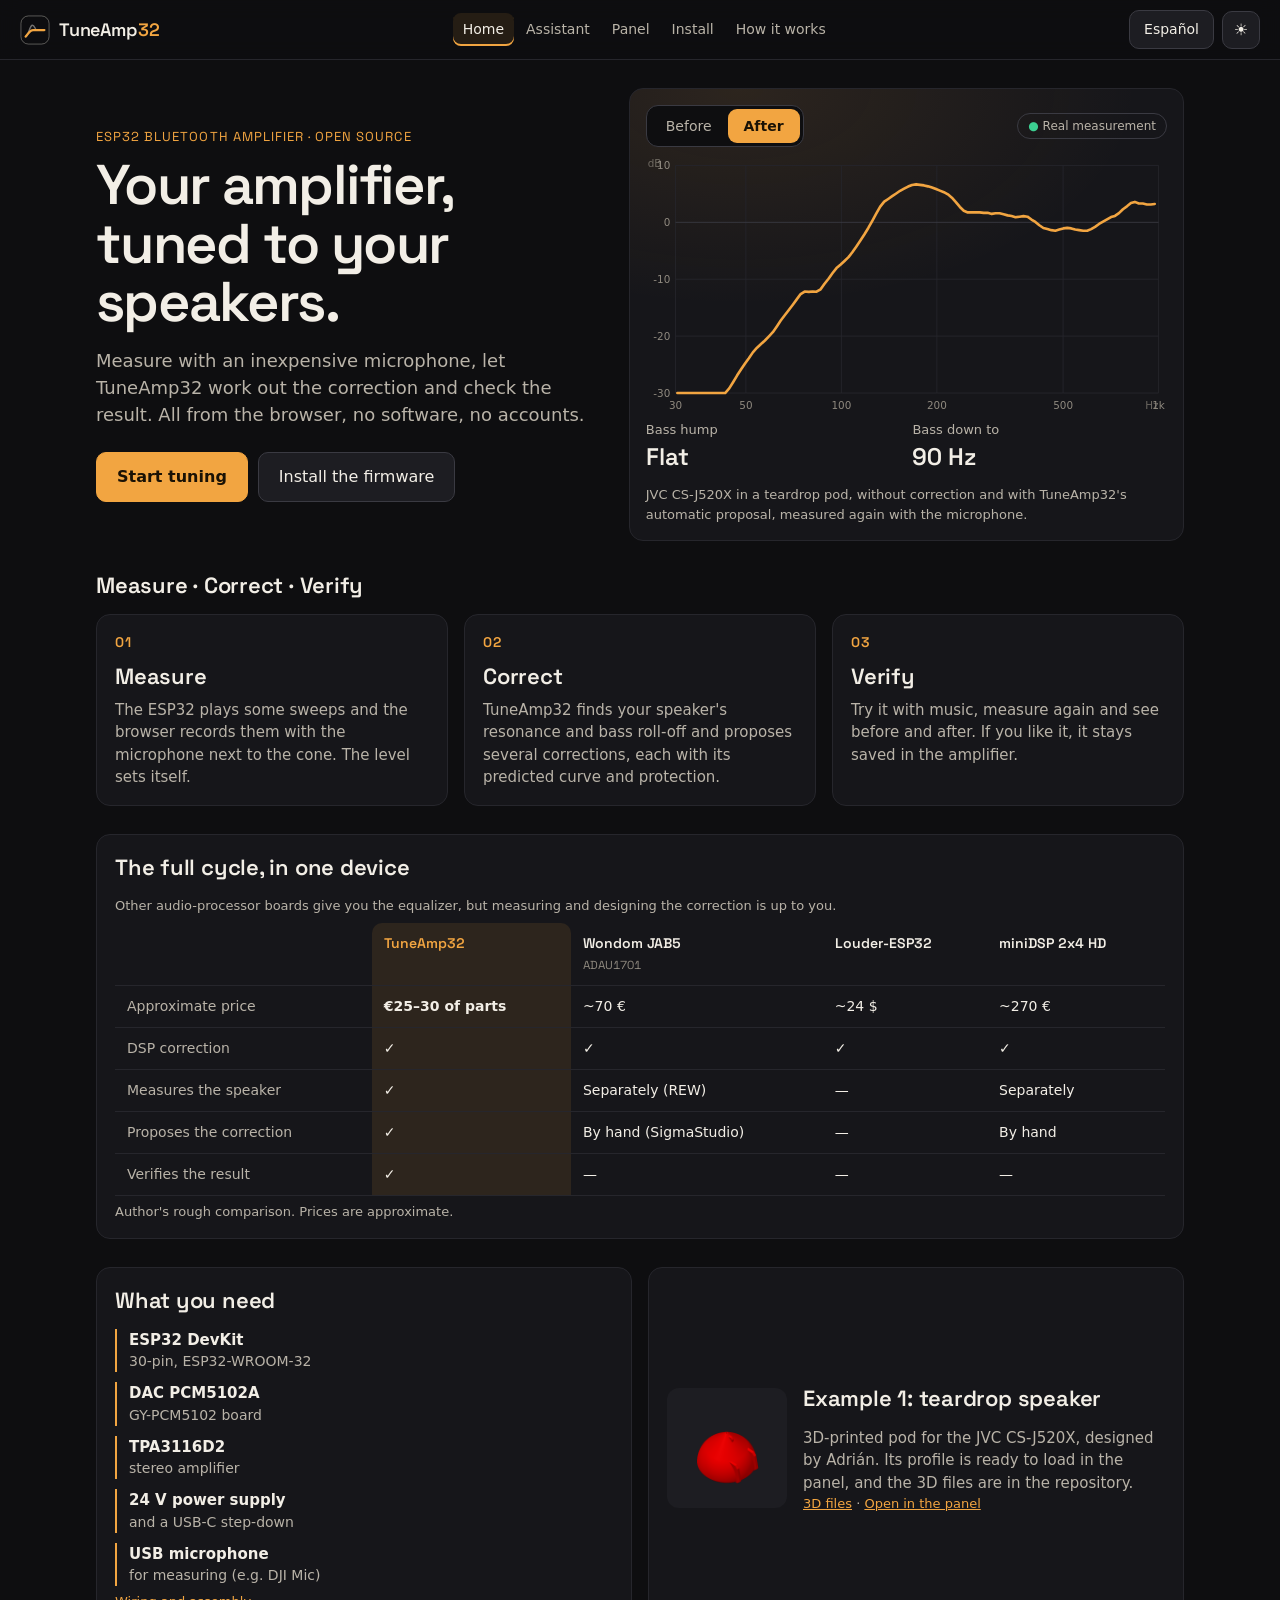
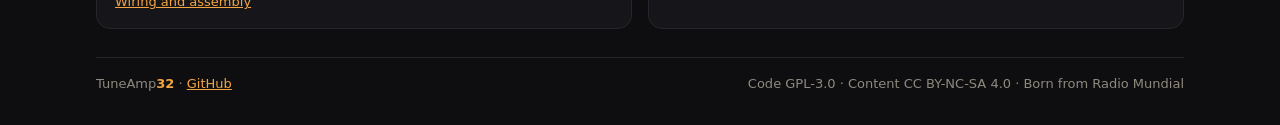
<file: docs/index.html>
<!doctype html>
<html lang="es">
<head>
<meta charset="utf-8">
<meta name="viewport" content="width=device-width, initial-scale=1">
<title>TuneAmp32 · Tu amplificador, afinado a tus altavoces</title>
<meta name="description" content="Amplificador Bluetooth con ESP32 que mide tus altavoces, propone la corrección y comprueba el resultado, todo desde el navegador.">
<link rel="icon" href="data:image/svg+xml,%3Csvg xmlns='http://www.w3.org/2000/svg' viewBox='0 0 32 32'%3E%3Crect width='32' height='32' rx='8' fill='%230e0e10'/%3E%3Cpath d='M6 23 C8.5 21 10 16 14 16 H26' fill='none' stroke='%23f2a541' stroke-width='3' stroke-linecap='round'/%3E%3C/svg%3E">
<link rel="stylesheet" href="panel/panel.css">
<link rel="stylesheet" href="inicio/inicio.css">
<script src="comun/marco.js"></script>
</head>
<body>
<header>
  <div class="marca">TuneAmp32</div>
  <div class="acciones"><button id="idioma">English</button></div>
</header>

<main class="inicio">
  <section class="heroe">
    <div class="heroe-texto">
      <p class="antetitulo" data-es="Amplificador Bluetooth con ESP32 · código abierto" data-en="ESP32 Bluetooth amplifier · open source"></p>
      <h1 data-es="Tu amplificador, afinado a tus altavoces." data-en="Your amplifier, tuned to your speakers."></h1>
      <p class="entrada" data-es="Mide con un micrófono barato, deja que TuneAmp32 calcule la corrección y comprueba el resultado. Todo desde el navegador, sin programas ni cuentas." data-en="Measure with an inexpensive microphone, let TuneAmp32 work out the correction and check the result. All from the browser, no software, no accounts."></p>
      <div class="ctas">
        <a class="boton principal" href="asistente/" data-es="Empezar a afinar" data-en="Start tuning"></a>
        <a class="boton" href="instalar/" data-es="Instalar el firmware" data-en="Install the firmware"></a>
      </div>
    </div>

    <figure class="tarjeta curva">
      <div class="curva-cabecera">
        <div class="interruptor" role="radiogroup" aria-label="Antes / después">
          <button type="button" role="radio" id="verAntes" data-es="Antes" data-en="Before"></button>
          <button type="button" role="radio" id="verDespues" data-es="Después" data-en="After"></button>
        </div>
        <span class="medida-real" data-es="Medida real" data-en="Real measurement"></span>
      </div>
      <svg id="curva" role="img" viewBox="0 0 600 300"></svg>
      <div class="cifras">
        <div><span data-es="Joroba en el grave" data-en="Bass hump"></span><b id="cJoroba"></b></div>
        <div><span data-es="Grave hasta" data-en="Bass down to"></span><b id="cF3"></b></div>
      </div>
      <figcaption class="nota" data-es="JVC CS-J520X en altavoz de gota, sin corrección y con la propuesta automática de TuneAmp32, medida de nuevo con el micrófono." data-en="JVC CS-J520X in a teardrop pod, without correction and with TuneAmp32's automatic proposal, measured again with the microphone."></figcaption>
    </figure>
  </section>

  <section>
    <h2 class="seccion" data-es="Mide · Corrige · Verifica" data-en="Measure · Correct · Verify"></h2>
    <div class="pasos3">
      <article class="tarjeta">
        <span class="num">01</span>
        <h3 data-es="Mide" data-en="Measure"></h3>
        <p data-es="El ESP32 hace sonar unos barridos y el navegador los graba con el micrófono pegado al cono. El nivel se ajusta solo." data-en="The ESP32 plays some sweeps and the browser records them with the microphone next to the cone. The level sets itself."></p>
      </article>
      <article class="tarjeta">
        <span class="num">02</span>
        <h3 data-es="Corrige" data-en="Correct"></h3>
        <p data-es="TuneAmp32 encuentra la resonancia y la caída del grave de tu altavoz y te propone varias correcciones, cada una con su curva prevista y su protección." data-en="TuneAmp32 finds your speaker's resonance and bass roll-off and proposes several corrections, each with its predicted curve and protection."></p>
      </article>
      <article class="tarjeta">
        <span class="num">03</span>
        <h3 data-es="Verifica" data-en="Verify"></h3>
        <p data-es="La pruebas con música, vuelves a medir y ves el antes y el después. Si te gusta, se queda guardada en el amplificador." data-en="Try it with music, measure again and see before and after. If you like it, it stays saved in the amplifier."></p>
      </article>
    </div>
  </section>

  <section class="tarjeta">
    <h2 class="seccion" data-es="El ciclo completo, en un solo aparato" data-en="The full cycle, in one device"></h2>
    <p class="nota" data-es="Otras placas con procesador de audio te dan el ecualizador, pero la medida y el diseño de la corrección corren de tu cuenta." data-en="Other audio-processor boards give you the equalizer, but measuring and designing the correction is up to you."></p>
    <div class="desliza">
      <table class="comparar">
        <thead><tr><th></th><th class="nuestro">TuneAmp32</th><th>Wondom JAB5<br><small>ADAU1701</small></th><th>Louder-ESP32</th><th>miniDSP 2x4 HD</th></tr></thead>
        <tbody>
          <tr><th data-es="Precio aproximado" data-en="Approximate price"></th><td class="nuestro" data-es="25–30 € de electrónica" data-en="€25–30 of parts"></td><td>~70 €</td><td>~24 $</td><td>~270 €</td></tr>
          <tr><th data-es="Corrección por DSP" data-en="DSP correction"></th><td class="nuestro">✓</td><td>✓</td><td>✓</td><td>✓</td></tr>
          <tr><th data-es="Mide el altavoz" data-en="Measures the speaker"></th><td class="nuestro">✓</td><td data-es="Aparte (REW)" data-en="Separately (REW)"></td><td>—</td><td data-es="Aparte" data-en="Separately"></td></tr>
          <tr><th data-es="Propone la corrección" data-en="Proposes the correction"></th><td class="nuestro">✓</td><td data-es="A mano (SigmaStudio)" data-en="By hand (SigmaStudio)"></td><td>—</td><td data-es="A mano" data-en="By hand"></td></tr>
          <tr><th data-es="Verifica el resultado" data-en="Verifies the result"></th><td class="nuestro">✓</td><td>—</td><td>—</td><td>—</td></tr>
        </tbody>
      </table>
    </div>
    <p class="nota" data-es="Comparación orientativa del autor. Los precios son aproximados." data-en="Author's rough comparison. Prices are approximate."></p>
  </section>

  <section class="dos">
    <div class="tarjeta">
      <h2 class="seccion" data-es="Lo que necesitas" data-en="What you need"></h2>
      <ul class="lista-piezas">
        <li><b>ESP32 DevKit</b> <span data-es="30 pines, ESP32-WROOM-32" data-en="30-pin, ESP32-WROOM-32"></span></li>
        <li><b>DAC PCM5102A</b> <span data-es="placa GY-PCM5102" data-en="GY-PCM5102 board"></span></li>
        <li><b>TPA3116D2</b> <span data-es="amplificador estéreo" data-en="stereo amplifier"></span></li>
        <li><b data-es="Fuente de 24 V" data-en="24 V power supply"></b> <span data-es="y un reductor a USB-C" data-en="and a USB-C step-down"></span></li>
        <li><b data-es="Micrófono USB" data-en="USB microphone"></b> <span data-es="para medir (por ejemplo, DJI Mic)" data-en="for measuring (e.g. DJI Mic)"></span></li>
      </ul>
      <p class="nota"><a href="https://github.com/adriancubasalvarez/tuneamp32/tree/main/hardware" data-es="Conexiones y montaje" data-en="Wiring and assembly"></a></p>
    </div>
    <div class="tarjeta ejemplo">
      <img src="inicio/gota.png" alt="" width="160" height="160">
      <div>
        <h2 class="seccion" data-es="Ejemplo 1: altavoz de gota" data-en="Example 1: teardrop speaker"></h2>
        <p data-es="Cápsula impresa en 3D para el JVC CS-J520X, diseñada por Adrián. Su perfil está listo para cargar en el panel, y los archivos 3D, en el repositorio." data-en="3D-printed pod for the JVC CS-J520X, designed by Adrián. Its profile is ready to load in the panel, and the 3D files are in the repository."></p>
        <p class="nota"><a href="https://github.com/adriancubasalvarez/tuneamp32/tree/main/carcasa/altavoz_gota_jvc" data-es="Archivos 3D" data-en="3D files"></a> · <a href="panel/" data-es="Abrir en el panel" data-en="Open in the panel"></a></p>
      </div>
    </div>
  </section>

  <footer class="pie">
    <span>TuneAmp<b>32</b> · <a href="https://github.com/adriancubasalvarez/tuneamp32">GitHub</a></span>
    <span data-es="Código GPL-3.0 · Contenido CC BY-NC-SA 4.0 · Nace de Radio Mundial" data-en="Code GPL-3.0 · Content CC BY-NC-SA 4.0 · Born from Radio Mundial"></span>
  </footer>
</main>
<script type="module" src="inicio/inicio.js"></script>
</body>
</html>
</file>
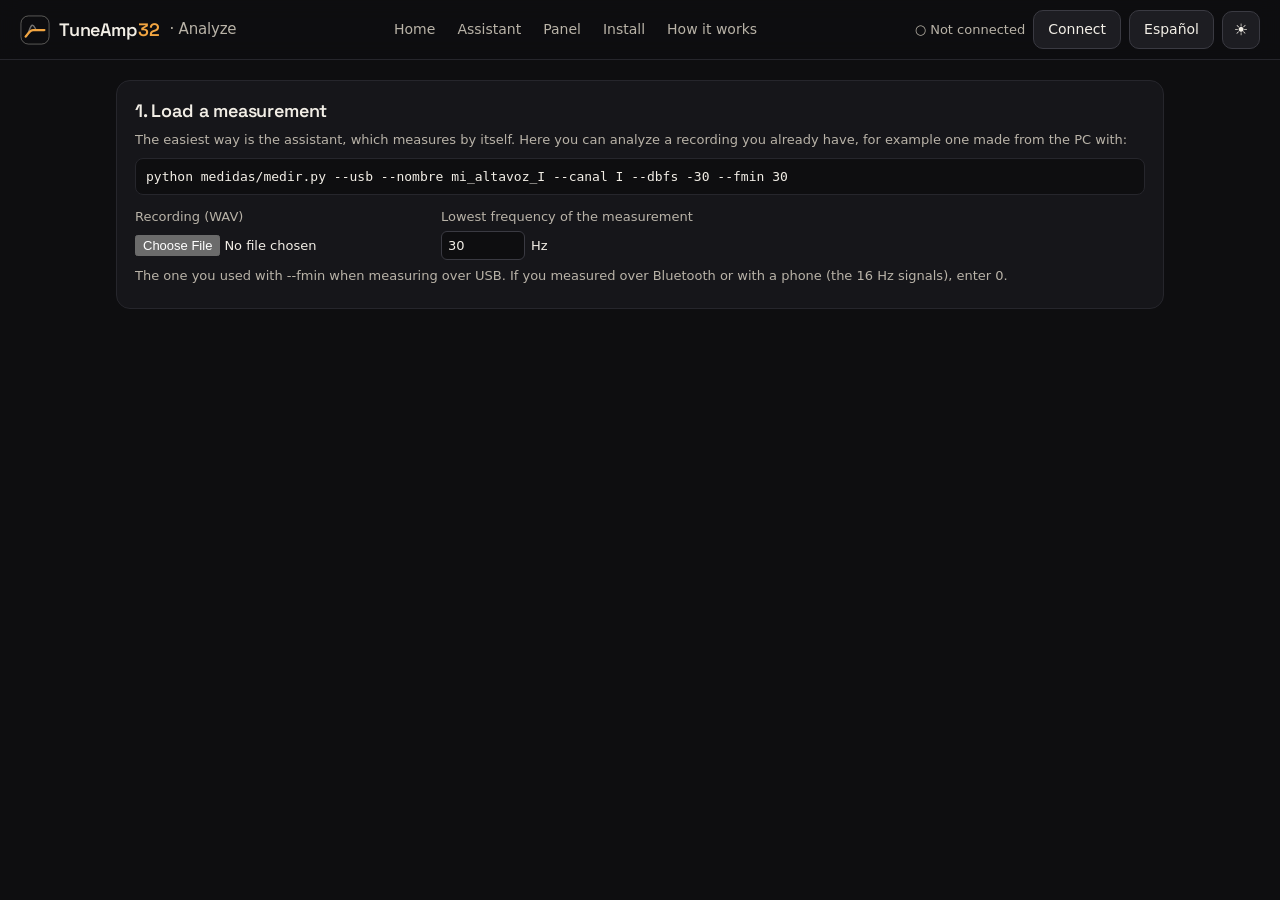
<file: docs/analizar/index.html>
<!doctype html>
<html lang="es">
<head>
<meta charset="utf-8">
<meta name="viewport" content="width=device-width, initial-scale=1">
<title>TuneAmp32 · Analizar</title>
<link rel="icon" href="data:,">
<link rel="stylesheet" href="../panel/panel.css">
<script src="../comun/marco.js"></script>
<link rel="stylesheet" href="analizar.css">
</head>
<body>
<header>
  <div class="marca">TuneAmp32 <span data-t="titulo"></span></div>
  <div class="acciones">
    <span id="conexion" class="chip" role="status"></span>
    <button id="conectar"></button>
    <a class="boton" href="../asistente/" data-t="asistente"></a>
    <a class="boton" href="../panel/" data-t="panel"></a>
    <a class="boton" href="../ayuda/" data-t="ayuda"></a>
    <button id="idioma"></button>
  </div>
</header>

<main>
  <p id="aviso" class="aviso" role="alert" hidden></p>

  <section class="tarjeta">
    <h1 data-t="paso1"></h1>
    <p class="nota" data-t="explica1"></p>
    <pre class="orden">python medidas/medir.py --usb --nombre mi_altavoz_I --canal I --dbfs -30 --fmin 30</pre>
    <div class="campos">
      <label class="campo"><span data-t="archivo"></span><input type="file" id="wav" accept=".wav,audio/wav"></label>
      <label class="campo"><span data-t="fmin"></span>
        <span class="fila"><input type="number" id="fmin" value="30" min="0" max="200" step="1"> Hz</span></label>
    </div>
    <p class="nota" data-t="explicaFmin"></p>
    <p id="estado" class="nota" role="status"></p>
  </section>

  <div id="resultado" hidden>
    <section class="tarjeta">
      <h2 data-t="paso2"></h2>
      <dl id="diagnostico" class="datos"></dl>
      <ul id="avisos" class="avisos"></ul>
    </section>

    <section class="tarjeta">
      <div class="cabecera"><h2 data-t="paso3"></h2></div>
      <div id="opciones" class="opciones" role="radiogroup"></div>
      <div id="leyenda" class="leyenda"></div>
      <div id="marco"><svg id="grafico" role="img" tabindex="0"></svg><div id="globo" hidden></div></div>
      <p class="nota" data-t="notaGrafica"></p>
      <details><summary data-t="tabla"></summary><div class="desliza"><table id="tabla"></table></div></details>
    </section>

    <section class="tarjeta">
      <h2 data-t="paso4"></h2>
      <p class="nota" data-t="explica4"></p>
      <div class="barra">
        <button id="probar" class="principal" data-t="probar"></button>
        <button id="guardar" data-t="guardar"></button>
        <button id="quitar" data-t="quitar"></button>
        <span class="separa"></span>
        <button id="bajar" data-t="bajar"></button>
      </div>
      <p id="estadoPlaca" class="nota" role="status"></p>
      <details><summary data-t="comandos"></summary><pre id="comandos" class="orden"></pre></details>
    </section>
  </div>
</main>

<dialog id="dialogo">
  <p id="pregunta"></p>
  <div class="barra"><button id="no" data-t="cancelar"></button><button id="si" class="principal" data-t="continuar"></button></div>
</dialog>
<script type="module" src="analizar.js"></script>
</body>
</html>
</file>
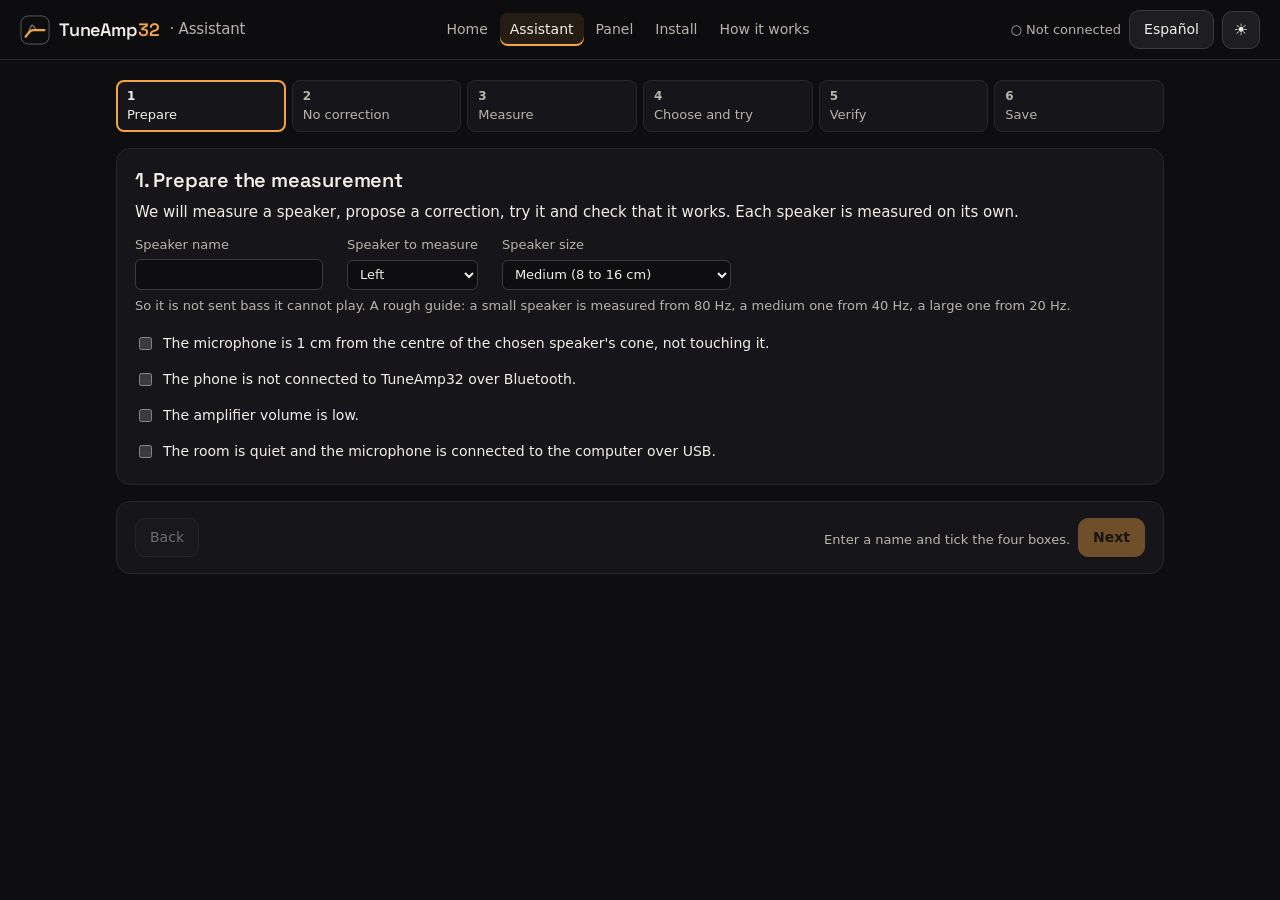
<file: docs/asistente/index.html>
<!doctype html>
<html lang="es">
<head>
<meta charset="utf-8">
<meta name="viewport" content="width=device-width, initial-scale=1">
<title>TuneAmp32 · Asistente</title>
<link rel="icon" href="data:,">
<link rel="stylesheet" href="../panel/panel.css">
<script src="../comun/marco.js"></script>
<link rel="stylesheet" href="../analizar/analizar.css">
<link rel="stylesheet" href="asistente.css">
</head>
<body>
<header>
  <div class="marca">TuneAmp32 <span data-t="titulo"></span></div>
  <div class="acciones">
    <span id="conexion" class="chip" role="status"></span>
    <a class="boton" href="../panel/" data-t="panel"></a>
    <a class="boton" href="../ayuda/" data-t="ayuda"></a>
    <button id="idioma"></button>
  </div>
</header>

<main>
  <ol id="pasos" class="pasos"></ol>
  <p id="aviso" class="aviso" role="alert" hidden></p>

  <!-- 1. Preparar -->
  <section class="tarjeta paso" data-paso="1">
    <h1 data-t="p1"></h1>
    <p data-t="p1Intro"></p>
    <div class="campos">
      <label class="campo"><span data-t="nombre"></span><input type="text" id="nombre" maxlength="40" autocomplete="off"></label>
      <label class="campo"><span data-t="canal"></span>
        <select id="canal"><option value="I" data-t="izquierdo"></option><option value="D" data-t="derecho"></option></select></label>
      <label class="campo"><span data-t="tamano"></span>
        <select id="tamano">
          <option value="80" data-t="pequeno"></option>
          <option value="40" data-t="mediano" selected></option>
          <option value="20" data-t="grande"></option>
        </select></label>
    </div>
    <p class="nota" data-t="notaTamano"></p>
    <ul class="lista">
      <li><label class="check"><input type="checkbox" class="hecho"> <span data-t="c1"></span></label></li>
      <li><label class="check"><input type="checkbox" class="hecho"> <span data-t="c2"></span></label></li>
      <li><label class="check"><input type="checkbox" class="hecho"> <span data-t="c3"></span></label></li>
      <li><label class="check"><input type="checkbox" class="hecho"> <span data-t="c4"></span></label></li>
    </ul>
  </section>

  <!-- 2. Conectar y dejar sin corrección -->
  <section class="tarjeta paso" data-paso="2" hidden>
    <h1 data-t="p2"></h1>
    <p data-t="p2Intro"></p>
    <div class="barra"><button id="conectar" class="principal" data-t="conectar"></button></div>
    <p id="estadoPlaca2" class="nota" role="status"></p>
    <p class="nota" data-t="p2Nota"></p>
  </section>

  <!-- 3. Medir -->
  <section class="tarjeta paso" data-paso="3" hidden>
    <h1 data-t="p3"></h1>
    <p data-t="p3Intro"></p>
    <h2 data-t="p3m"></h2>
    <div class="campos">
      <label class="campo"><span data-t="micro"></span><select id="micro"></select></label>
      <div class="campo"><span>&nbsp;</span><button id="permiso" data-t="permiso"></button></div>
    </div>
    <p id="estadoMicro" class="nota" role="status"></p>
    <h2 data-t="p3n"></h2>
    <p class="nota" data-t="p3nNota"></p>
    <div class="barra"><button id="ajustar" data-t="ajustar"></button><span id="nivelActual" class="nota"></span></div>
    <p id="estadoNivel" class="nota" role="status"></p>
    <h2 data-t="p3b"></h2>
    <p class="nota" data-t="p3bNota"></p>
    <div class="barra"><button id="medir" class="principal" data-t="medir"></button><button id="cancelar3" data-t="cancelarMedida" hidden></button>
      <progress id="progreso3" max="1" value="0" hidden></progress></div>
    <p id="estado" class="nota" role="status"></p>
    <p><a id="descarga3" class="nota" hidden></a></p>
    <details class="manual"><summary data-t="manual"></summary>
      <p class="nota" data-t="manualNota"></p>
      <div class="barra"><button id="soltar3" data-t="soltar"></button></div>
      <div class="copiar"><pre id="cmdNivel" class="orden"></pre><button class="copia" data-de="cmdNivel" data-t="copiar"></button></div>
      <div class="copiar"><pre id="cmdMedir" class="orden"></pre><button class="copia" data-de="cmdMedir" data-t="copiar"></button></div>
      <p class="nota" id="dondeWav"></p>
      <label class="campo"><span data-t="archivo"></span><input type="file" id="wav" accept=".wav,audio/wav"></label>
    </details>
  </section>

  <!-- 4. Elegir y probar -->
  <section class="tarjeta paso" data-paso="4" hidden>
    <h1 data-t="p4"></h1>
    <p id="resumen" class="resumen"></p>
    <ul id="avisos" class="avisos"></ul>
    <details><summary data-t="detalles"></summary><dl id="diagnostico" class="datos"></dl></details>
    <h2 data-t="p4a"></h2>
    <div id="opciones" class="opciones" role="radiogroup"></div>
    <div id="leyenda4" class="leyenda"></div>
    <div class="marco"><svg id="grafico4" role="img"></svg></div>
    <h2 data-t="p4b"></h2>
    <p class="nota" data-t="p4bNota"></p>
    <div class="barra">
      <button id="reconectar4" data-t="reconectar"></button>
      <button id="probar" class="principal" data-t="probar"></button>
      <button id="quitar" data-t="quitar"></button>
    </div>
    <p id="estadoPlaca4" class="nota" role="status"></p>
  </section>

  <!-- 5. Verificar -->
  <section class="tarjeta paso" data-paso="5" hidden>
    <h1 data-t="p5"></h1>
    <p data-t="p5Intro"></p>
    <div class="barra"><button id="medir5" class="principal" data-t="medirOtra"></button><button id="cancelar5" data-t="cancelarMedida" hidden></button>
      <progress id="progreso5" max="1" value="0" hidden></progress></div>
    <p id="estado5" class="nota" role="status"></p>
    <p><a id="descarga5" class="nota" hidden></a></p>
    <details class="manual"><summary data-t="manual"></summary>
      <p class="nota" data-t="manualNota"></p>
      <div class="barra"><button id="soltar5" data-t="soltar"></button></div>
      <div class="copiar"><pre id="cmdVerificar" class="orden"></pre><button class="copia" data-de="cmdVerificar" data-t="copiar"></button></div>
      <p class="nota" id="dondeWav5"></p>
      <label class="campo"><span data-t="archivo"></span><input type="file" id="wav5" accept=".wav,audio/wav"></label>
    </details>
    <div id="verificacion" hidden>
      <p id="veredicto" class="resumen"></p>
      <div id="leyenda5" class="leyenda"></div>
      <div class="marco"><svg id="grafico5" role="img"></svg></div>
    </div>
  </section>

  <!-- 6. Guardar -->
  <section class="tarjeta paso" data-paso="6" hidden>
    <h1 data-t="p6"></h1>
    <p data-t="p6Intro"></p>
    <div class="barra">
      <button id="reconectar6" data-t="reconectar"></button>
      <button id="guardar" class="principal" data-t="guardar"></button>
      <button id="bajar" data-t="bajar"></button>
    </div>
    <p id="estadoPlaca6" class="nota" role="status"></p>
    <p class="nota" data-t="p6Nota"></p>
  </section>

  <nav class="tarjeta barra navegacion">
    <button id="atras" data-t="atras"></button>
    <span class="separa"></span>
    <span id="falta" class="nota"></span>
    <button id="siguiente" class="principal" data-t="siguiente"></button>
  </nav>
</main>

<dialog id="dialogo">
  <p id="pregunta"></p>
  <div class="barra"><button id="no" data-t="cancelar"></button><button id="si" class="principal" data-t="continuar"></button></div>
</dialog>
<script type="module" src="asistente.js"></script>
</body>
</html>
</file>
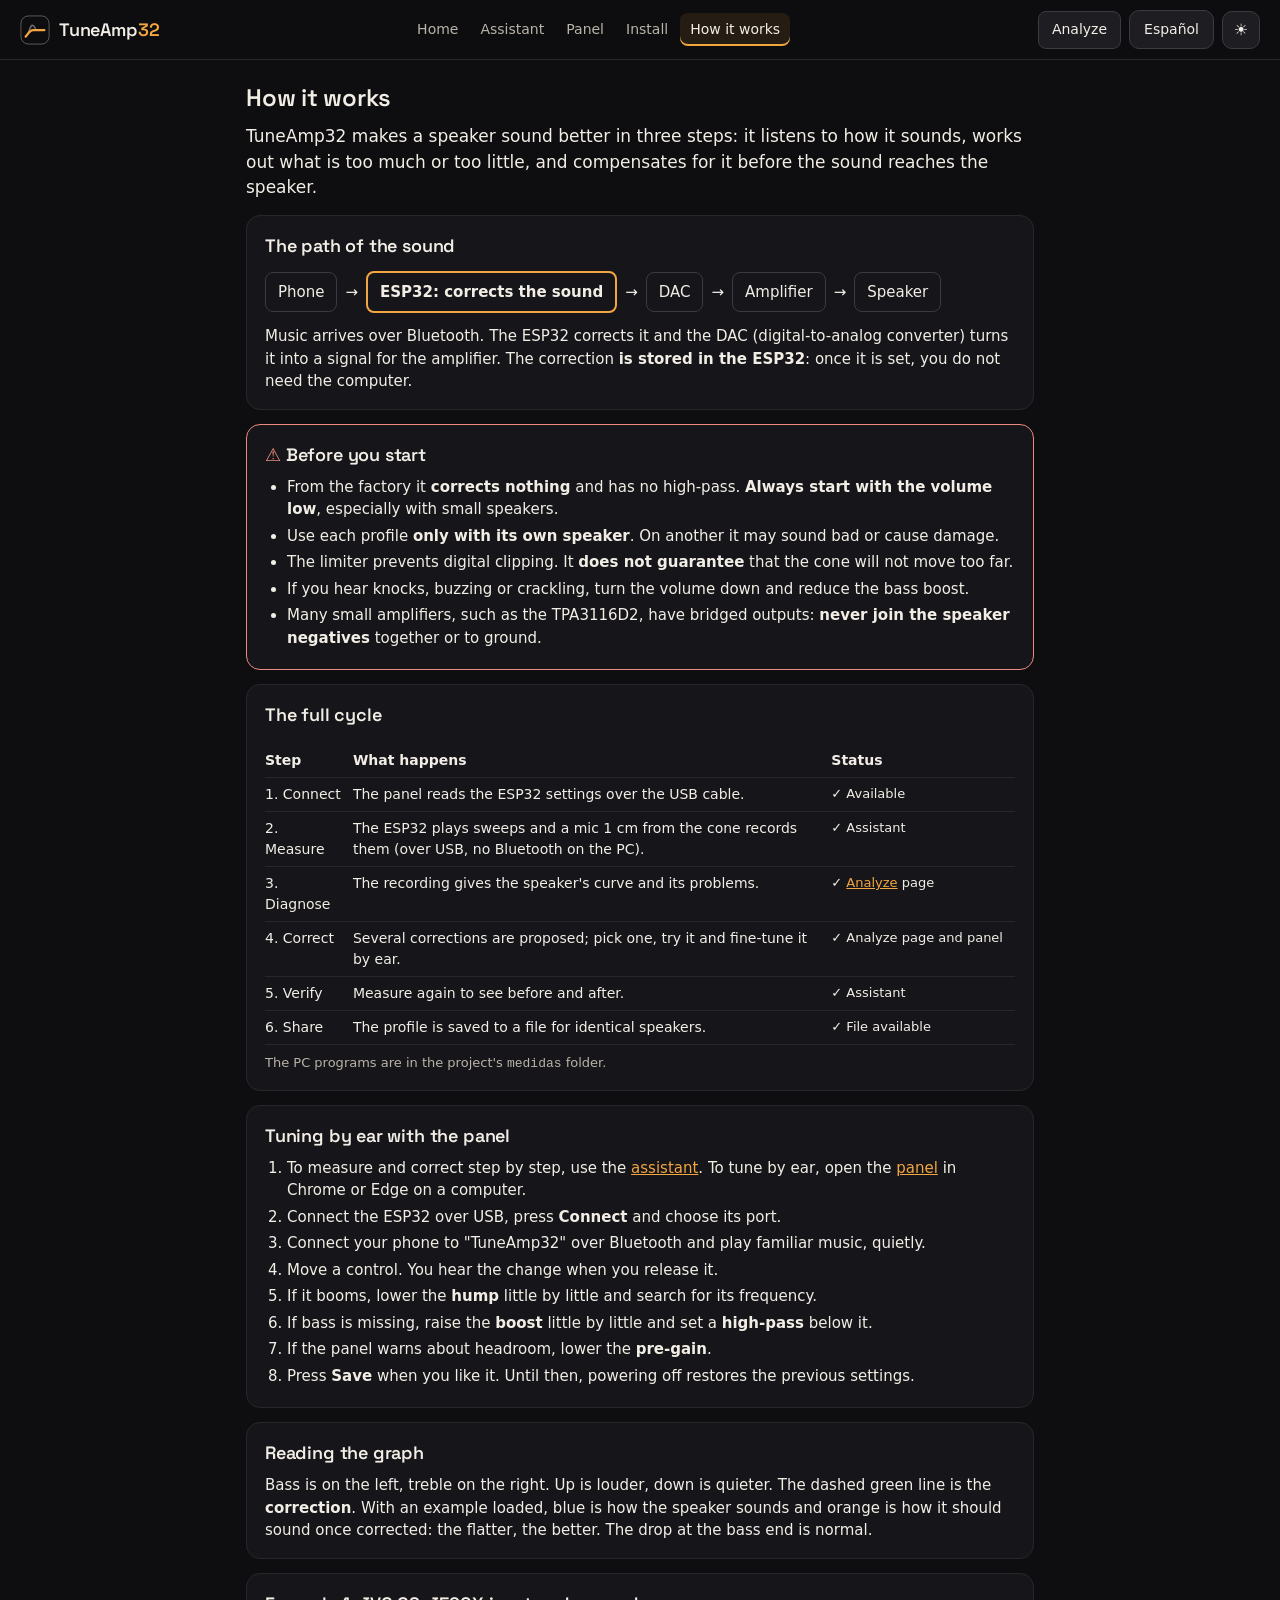
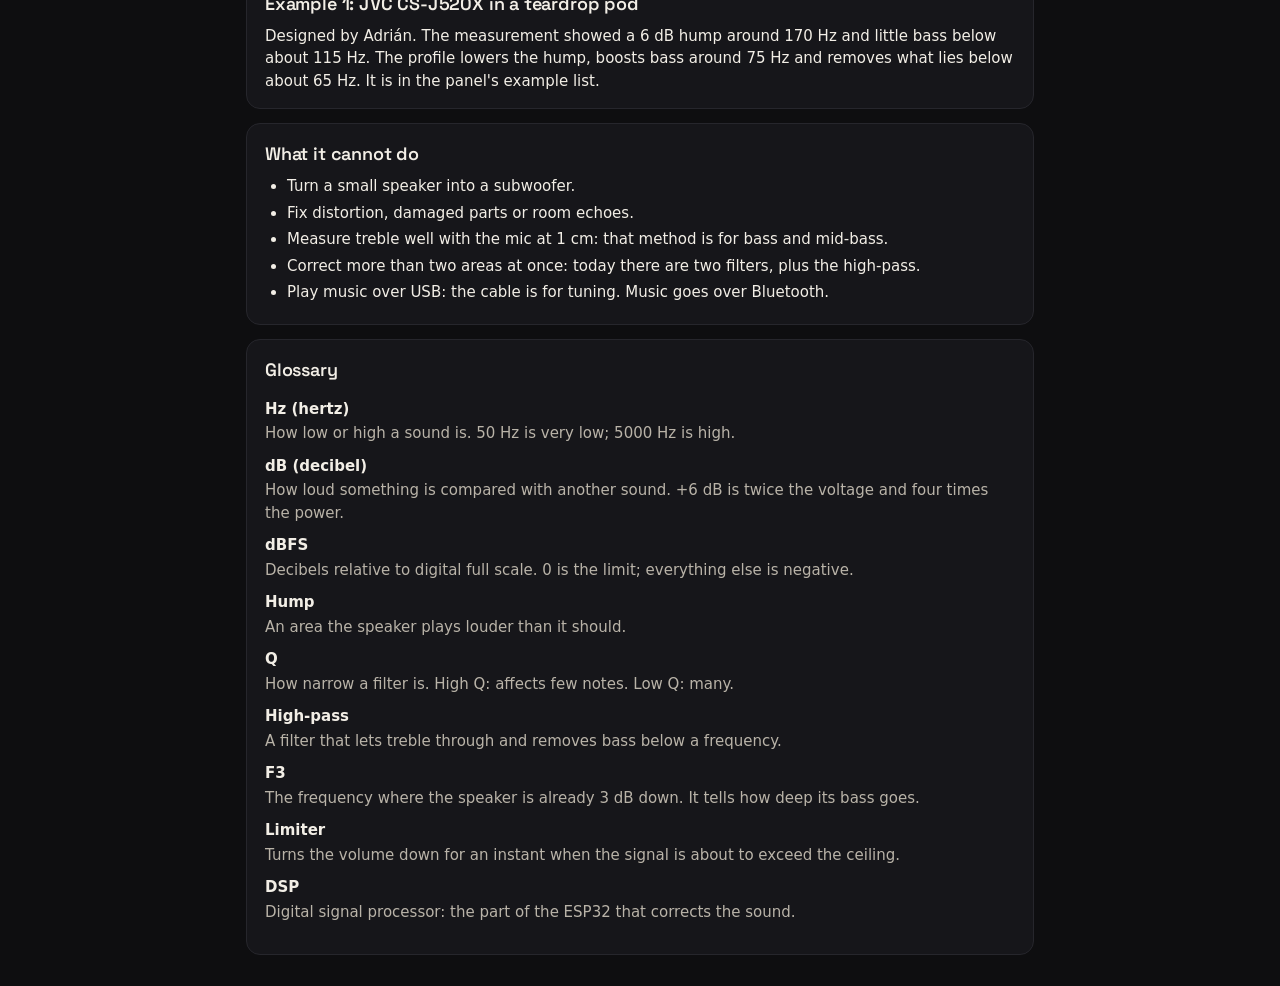
<file: docs/ayuda/index.html>
<!doctype html>
<html lang="es">
<head>
<meta charset="utf-8">
<meta name="viewport" content="width=device-width, initial-scale=1">
<title>TuneAmp32 · Cómo funciona</title>
<link rel="icon" href="data:,">
<link rel="stylesheet" href="../panel/panel.css">
<script src="../comun/marco.js"></script>
<style>
  main { max-width: 820px; }
  h1 { font-size: 24px; } h2 { font-size: 18px; margin-bottom: 8px; }
  .entrada { font-size: 17px; margin: 8px 0 0; }
  .tarjeta p, .tarjeta ul, .tarjeta ol { margin: 8px 0 0; } .tarjeta li { margin: 4px 0; } ul, ol { padding-left: 22px; }
  .camino { display: flex; flex-wrap: wrap; gap: 8px; align-items: center; margin: 12px 0; }
  .camino span { border: 1px solid var(--eje); border-radius: 8px; padding: 8px 12px; }
  .camino .clave { border: 2px solid var(--accion); font-weight: 600; }
  .tarjeta table { width: 100%; font-size: 14px; } .tarjeta th, .tarjeta td { text-align: left; vertical-align: top; padding: 6px 12px 6px 0; }
  dt { font-weight: 600; margin-top: 10px; } dd { margin: 2px 0 0; color: var(--tinta2); }
  .hecho, .falta { font-size: 13px; white-space: nowrap; } .falta { color: var(--tinta2); }
  .hecho::before { content: "✓ "; } .falta::before { content: "○ "; }
  article { display: grid; gap: 14px; } article > * { min-width: 0; }
  a { color: var(--accion); } a.boton { text-decoration: none; padding: 7px 13px; border-radius: 8px; border: 1px solid var(--eje); color: var(--tinta); }
  .alerta { border-color: var(--critico); } .alerta h2::before { content: "⚠ "; color: var(--critico); }
</style>
</head>
<body>
<header>
  <div class="marca">TuneAmp32</div>
  <div class="acciones"><a class="boton" href="../asistente/" id="enlaceAsistente">Asistente</a><a class="boton" href="../panel/">Panel</a><a class="boton" href="../analizar/" id="enlaceAnalizar">Analizar</a><button id="idioma">English</button></div>
</header>
<main>

<article lang="es">
  <div>
    <h1>Cómo funciona</h1>
    <p class="entrada">TuneAmp32 hace que un altavoz suene mejor en tres pasos: escucha cómo suena, calcula qué le sobra o le falta, y lo compensa antes de que el sonido llegue al altavoz.</p>
  </div>

  <section class="tarjeta">
    <h2>El recorrido del sonido</h2>
    <div class="camino"><span>Móvil</span>→<span class="clave">ESP32: corrige el sonido</span>→<span>DAC</span>→<span>Amplificador</span>→<span>Altavoz</span></div>
    <p>La música llega por Bluetooth. El ESP32 la corrige y el DAC (conversor de digital a analógico) la convierte en señal para el amplificador. La corrección <b>se guarda en el ESP32</b>: una vez ajustado, no necesitas el ordenador.</p>
  </section>

  <section class="tarjeta alerta">
    <h2>Antes de empezar</h2>
    <ul>
      <li>De fábrica <b>no corrige nada</b> y no lleva paso alto. <b>Empieza siempre con el volumen bajo</b>, sobre todo con altavoces pequeños.</li>
      <li>Usa cada perfil <b>solo con su altavoz</b>. En otro puede sonar mal o dañarlo.</li>
      <li>El limitador evita que la señal digital recorte. <b>No garantiza</b> que el cono no se mueva demasiado.</li>
      <li>Si oyes golpes, zumbidos o crujidos, baja el volumen y reduce el refuerzo de grave.</li>
      <li>Muchos amplificadores pequeños, como el TPA3116D2, tienen la salida en puente: <b>no unas los negativos de los altavoces</b> entre sí ni a masa.</li>
    </ul>
  </section>

  <section class="tarjeta">
    <h2>El ciclo completo</h2>
    <div class="desliza"><table>
      <tr><th>Paso</th><th>Qué pasa</th><th>Estado</th></tr>
      <tr><td>1. Conectar</td><td>El panel lee los ajustes del ESP32 por el cable USB.</td><td class="hecho">Disponible</td></tr>
      <tr><td>2. Medir</td><td>El ESP32 genera unos barridos y un micro a 1 cm del cono los graba (por USB, sin Bluetooth en el PC).</td><td class="hecho">Asistente</td></tr>
      <tr><td>3. Diagnosticar</td><td>De la grabación sale la curva del altavoz y sus problemas.</td><td class="hecho">Página <a href="../analizar/">Analizar</a></td></tr>
      <tr><td>4. Corregir</td><td>Se proponen varias correcciones; eliges una, la pruebas y la retocas escuchando.</td><td class="hecho">Página Analizar y panel</td></tr>
      <tr><td>5. Verificar</td><td>Se mide otra vez para ver el antes y el después.</td><td class="hecho">Asistente</td></tr>
      <tr><td>6. Compartir</td><td>El perfil se guarda en un archivo para otros altavoces iguales.</td><td class="hecho">Archivo disponible</td></tr>
    </table></div>
    <p class="nota">Los programas de PC están en la carpeta <code>medidas</code> del proyecto.</p>
  </section>

  <section class="tarjeta">
    <h2>Ajustar a oído con el panel</h2>
    <ol>
      <li>Para medir y corregir paso a paso, usa el <a href="../asistente/">asistente</a>. Para ajustar a oído, abre el <a href="../panel/">panel</a> en Chrome o Edge, en un ordenador.</li>
      <li>Conecta el ESP32 por USB, pulsa <b>Conectar</b> y elige su puerto.</li>
      <li>Conecta el móvil a «TuneAmp32» por Bluetooth y pon música conocida, bajito.</li>
      <li>Mueve un mando. El cambio se oye al soltarlo.</li>
      <li>Si suena retumbón, baja la <b>joroba</b> poco a poco y busca su frecuencia.</li>
      <li>Si falta grave, sube el <b>refuerzo</b> poco a poco y pon un <b>paso alto</b> por debajo.</li>
      <li>Si el panel avisa de que falta margen, baja la <b>ganancia previa</b>.</li>
      <li>Pulsa <b>Guardar</b> cuando te guste. Hasta entonces, apagar el ESP32 lo deja como estaba.</li>
    </ol>
  </section>

  <section class="tarjeta">
    <h2>Leer la gráfica</h2>
    <p>A la izquierda está el grave; a la derecha, el agudo. Arriba es más fuerte y abajo más flojo. La línea verde de rayas es la <b>corrección</b>. Con un ejemplo cargado, la azul es cómo suena el altavoz y la naranja cómo debería sonar corregido: cuanto más plana, mejor. La caída en el extremo grave es normal.</p>
  </section>

  <section class="tarjeta">
    <h2>Ejemplo 1: JVC CS-J520X en altavoz de gota</h2>
    <p>Un diseño de Adrián. La medida mostró una joroba de 6 dB hacia 170 Hz y poco grave por debajo de unos 115 Hz. El perfil baja la joroba, refuerza el grave hacia 75 Hz y quita lo que hay por debajo de unos 65 Hz. Está en la lista de ejemplos del panel.</p>
  </section>

  <section class="tarjeta">
    <h2>Lo que no puede hacer</h2>
    <ul>
      <li>Convertir un altavoz pequeño en un subgrave.</li>
      <li>Arreglar distorsión, piezas dañadas o los ecos de la habitación.</li>
      <li>Medir bien los agudos con el micro a 1 cm: así se miden el grave y el medio-grave.</li>
      <li>Corregir más de dos zonas a la vez: hoy hay dos filtros, más el paso alto.</li>
      <li>Reproducir música por USB: el cable sirve para ajustar. La música va por Bluetooth.</li>
    </ul>
  </section>

  <section class="tarjeta">
    <h2>Glosario</h2>
    <dl>
      <dt>Hz (hercio)</dt><dd>Lo grave o agudo que es un sonido. 50 Hz es muy grave; 5000 Hz, agudo.</dd>
      <dt>dB (decibelio)</dt><dd>Lo fuerte que es respecto a otro sonido. +6 dB es el doble de tensión y cuatro veces más potencia.</dd>
      <dt>dBFS</dt><dd>Decibelios respecto al máximo digital. 0 es el tope; todo lo demás es negativo.</dd>
      <dt>Joroba</dt><dd>Una zona que el altavoz reproduce más fuerte de lo debido.</dd>
      <dt>Q</dt><dd>Lo estrecho que es un filtro. Q alta: afecta a pocas notas. Q baja: a muchas.</dd>
      <dt>Paso alto</dt><dd>Filtro que deja pasar los agudos y quita los graves por debajo de una frecuencia.</dd>
      <dt>F3</dt><dd>Frecuencia en la que el altavoz ya ha bajado 3 dB. Indica hasta dónde llega su grave.</dd>
      <dt>Limitador</dt><dd>Baja el volumen un instante cuando la señal va a pasar del tope.</dd>
      <dt>DSP</dt><dd>Procesador digital de señal: la parte del ESP32 que corrige el sonido.</dd>
    </dl>
  </section>
</article>

<article lang="en" hidden>
  <div>
    <h1>How it works</h1>
    <p class="entrada">TuneAmp32 makes a speaker sound better in three steps: it listens to how it sounds, works out what is too much or too little, and compensates for it before the sound reaches the speaker.</p>
  </div>

  <section class="tarjeta">
    <h2>The path of the sound</h2>
    <div class="camino"><span>Phone</span>→<span class="clave">ESP32: corrects the sound</span>→<span>DAC</span>→<span>Amplifier</span>→<span>Speaker</span></div>
    <p>Music arrives over Bluetooth. The ESP32 corrects it and the DAC (digital-to-analog converter) turns it into a signal for the amplifier. The correction <b>is stored in the ESP32</b>: once it is set, you do not need the computer.</p>
  </section>

  <section class="tarjeta alerta">
    <h2>Before you start</h2>
    <ul>
      <li>From the factory it <b>corrects nothing</b> and has no high-pass. <b>Always start with the volume low</b>, especially with small speakers.</li>
      <li>Use each profile <b>only with its own speaker</b>. On another it may sound bad or cause damage.</li>
      <li>The limiter prevents digital clipping. It <b>does not guarantee</b> that the cone will not move too far.</li>
      <li>If you hear knocks, buzzing or crackling, turn the volume down and reduce the bass boost.</li>
      <li>Many small amplifiers, such as the TPA3116D2, have bridged outputs: <b>never join the speaker negatives</b> together or to ground.</li>
    </ul>
  </section>

  <section class="tarjeta">
    <h2>The full cycle</h2>
    <div class="desliza"><table>
      <tr><th>Step</th><th>What happens</th><th>Status</th></tr>
      <tr><td>1. Connect</td><td>The panel reads the ESP32 settings over the USB cable.</td><td class="hecho">Available</td></tr>
      <tr><td>2. Measure</td><td>The ESP32 plays sweeps and a mic 1 cm from the cone records them (over USB, no Bluetooth on the PC).</td><td class="hecho">Assistant</td></tr>
      <tr><td>3. Diagnose</td><td>The recording gives the speaker's curve and its problems.</td><td class="hecho"><a href="../analizar/">Analyze</a> page</td></tr>
      <tr><td>4. Correct</td><td>Several corrections are proposed; pick one, try it and fine-tune it by ear.</td><td class="hecho">Analyze page and panel</td></tr>
      <tr><td>5. Verify</td><td>Measure again to see before and after.</td><td class="hecho">Assistant</td></tr>
      <tr><td>6. Share</td><td>The profile is saved to a file for identical speakers.</td><td class="hecho">File available</td></tr>
    </table></div>
    <p class="nota">The PC programs are in the project's <code>medidas</code> folder.</p>
  </section>

  <section class="tarjeta">
    <h2>Tuning by ear with the panel</h2>
    <ol>
      <li>To measure and correct step by step, use the <a href="../asistente/">assistant</a>. To tune by ear, open the <a href="../panel/">panel</a> in Chrome or Edge on a computer.</li>
      <li>Connect the ESP32 over USB, press <b>Connect</b> and choose its port.</li>
      <li>Connect your phone to "TuneAmp32" over Bluetooth and play familiar music, quietly.</li>
      <li>Move a control. You hear the change when you release it.</li>
      <li>If it booms, lower the <b>hump</b> little by little and search for its frequency.</li>
      <li>If bass is missing, raise the <b>boost</b> little by little and set a <b>high-pass</b> below it.</li>
      <li>If the panel warns about headroom, lower the <b>pre-gain</b>.</li>
      <li>Press <b>Save</b> when you like it. Until then, powering off restores the previous settings.</li>
    </ol>
  </section>

  <section class="tarjeta">
    <h2>Reading the graph</h2>
    <p>Bass is on the left, treble on the right. Up is louder, down is quieter. The dashed green line is the <b>correction</b>. With an example loaded, blue is how the speaker sounds and orange is how it should sound once corrected: the flatter, the better. The drop at the bass end is normal.</p>
  </section>

  <section class="tarjeta">
    <h2>Example 1: JVC CS-J520X in a teardrop pod</h2>
    <p>Designed by Adrián. The measurement showed a 6 dB hump around 170 Hz and little bass below about 115 Hz. The profile lowers the hump, boosts bass around 75 Hz and removes what lies below about 65 Hz. It is in the panel's example list.</p>
  </section>

  <section class="tarjeta">
    <h2>What it cannot do</h2>
    <ul>
      <li>Turn a small speaker into a subwoofer.</li>
      <li>Fix distortion, damaged parts or room echoes.</li>
      <li>Measure treble well with the mic at 1 cm: that method is for bass and mid-bass.</li>
      <li>Correct more than two areas at once: today there are two filters, plus the high-pass.</li>
      <li>Play music over USB: the cable is for tuning. Music goes over Bluetooth.</li>
    </ul>
  </section>

  <section class="tarjeta">
    <h2>Glossary</h2>
    <dl>
      <dt>Hz (hertz)</dt><dd>How low or high a sound is. 50 Hz is very low; 5000 Hz is high.</dd>
      <dt>dB (decibel)</dt><dd>How loud something is compared with another sound. +6 dB is twice the voltage and four times the power.</dd>
      <dt>dBFS</dt><dd>Decibels relative to digital full scale. 0 is the limit; everything else is negative.</dd>
      <dt>Hump</dt><dd>An area the speaker plays louder than it should.</dd>
      <dt>Q</dt><dd>How narrow a filter is. High Q: affects few notes. Low Q: many.</dd>
      <dt>High-pass</dt><dd>A filter that lets treble through and removes bass below a frequency.</dd>
      <dt>F3</dt><dd>The frequency where the speaker is already 3 dB down. It tells how deep its bass goes.</dd>
      <dt>Limiter</dt><dd>Turns the volume down for an instant when the signal is about to exceed the ceiling.</dd>
      <dt>DSP</dt><dd>Digital signal processor: the part of the ESP32 that corrects the sound.</dd>
    </dl>
  </section>
</article>

</main>
<script>
  let idioma = "es";
  try { idioma = localStorage.getItem("idioma") || (navigator.language.startsWith("es") ? "es" : "en"); } catch { /* da igual */ }
  if (idioma !== "en") idioma = "es";
  const poner = () => {
    document.documentElement.lang = idioma;
    for (const a of document.querySelectorAll("article")) a.hidden = a.lang !== idioma;
    document.getElementById("idioma").textContent = idioma === "es" ? "English" : "Español";
    document.title = idioma === "es" ? "TuneAmp32 · Cómo funciona" : "TuneAmp32 · How it works";
    // los enlaces que el menú común sustituye pueden no existir ya
    const enl = document.getElementById("enlaceAnalizar"); if (enl) enl.textContent = idioma === "es" ? "Analizar" : "Analyze";
  };
  document.getElementById("idioma").onclick = () => {
    idioma = idioma === "es" ? "en" : "es";
    try { localStorage.setItem("idioma", idioma); } catch { /* da igual */ }
    poner();
  };
  poner();
</script>
</body>
</html>
</file>
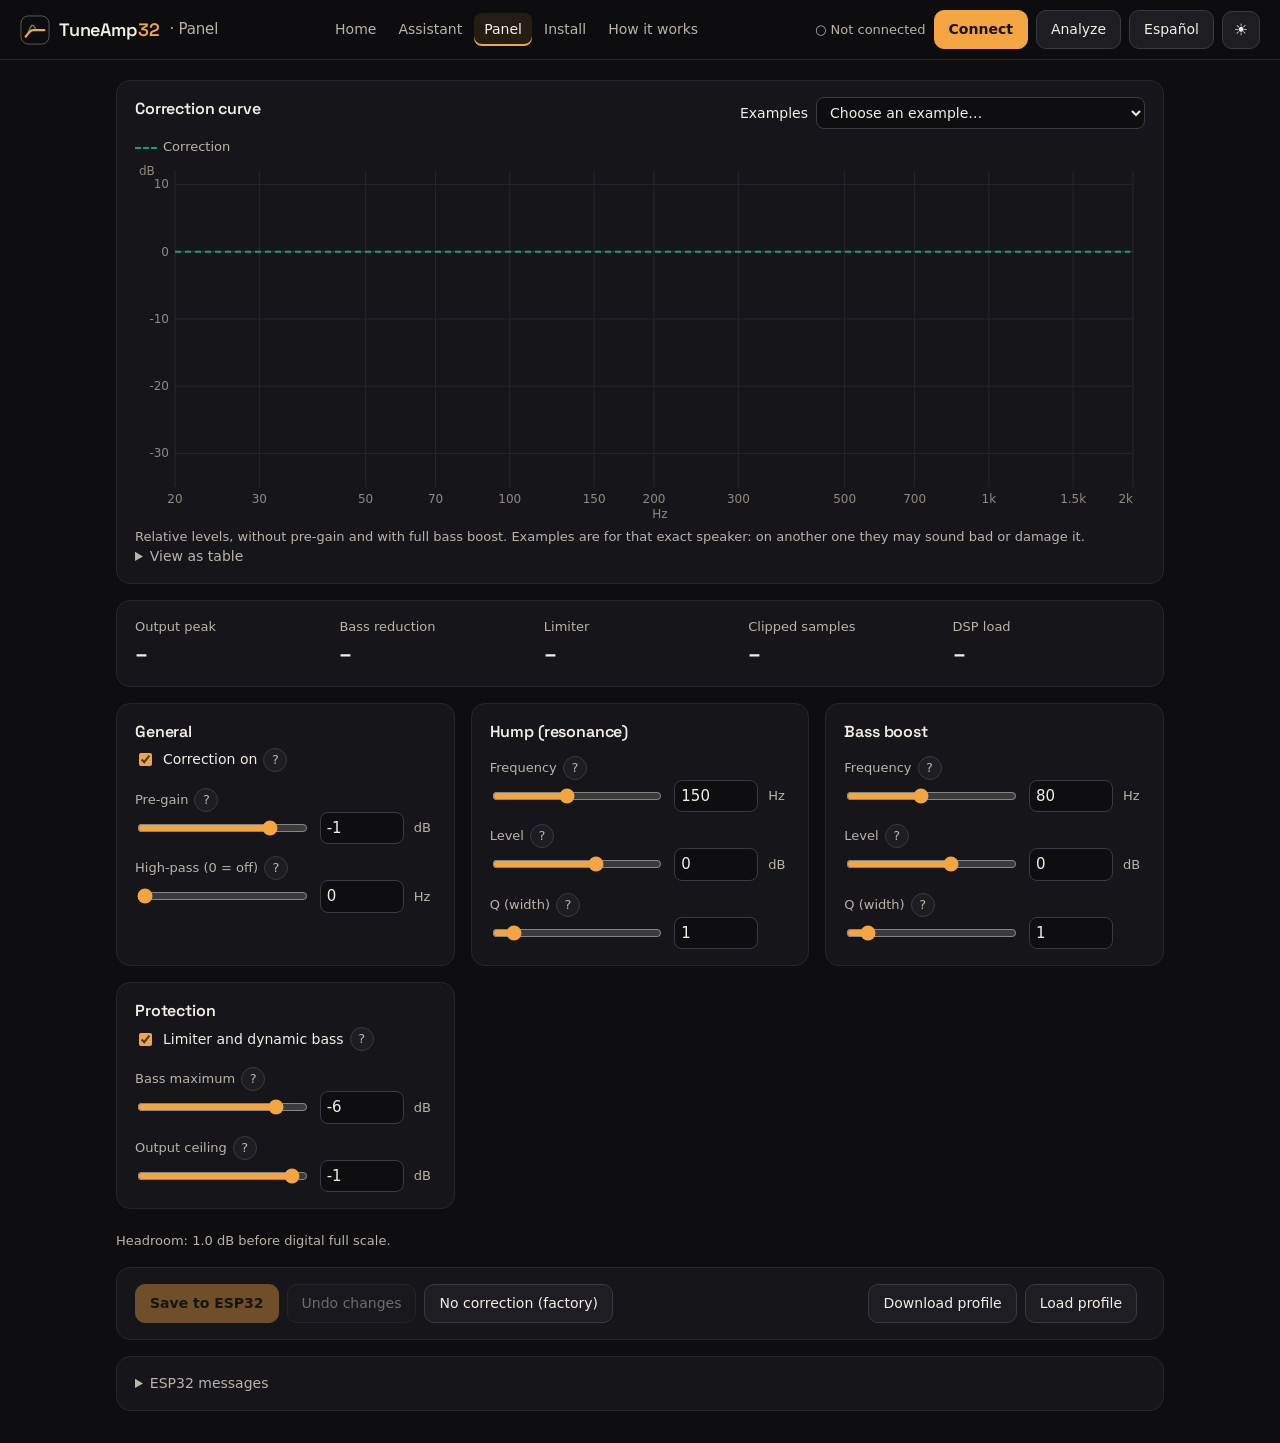
<file: docs/panel/index.html>
<!doctype html>
<html lang="es">
<head>
<meta charset="utf-8">
<meta name="viewport" content="width=device-width, initial-scale=1">
<title>TuneAmp32 · Panel</title>
<link rel="icon" href="data:,">
<link rel="stylesheet" href="panel.css">
<script src="../comun/marco.js"></script>
</head>
<body>
<header>
  <div class="marca">TuneAmp32 <span data-t="panel"></span></div>
  <div class="acciones">
    <span id="conexion" class="chip" role="status"></span>
    <button id="conectar" class="principal"></button>
    <a class="boton" href="../asistente/" data-t="asistente"></a>
    <a class="boton" href="../analizar/" data-t="analizar"></a>
    <a class="boton" href="../ayuda/" data-t="ayuda"></a>
    <button id="idioma"></button>
  </div>
</header>

<main>
  <p id="aviso" class="aviso" role="alert" hidden></p>

  <section class="tarjeta">
    <div class="cabecera">
      <h1 data-t="curva"></h1>
      <label class="check"><span data-t="ejemplos"></span> <select id="ejemplo"></select></label>
    </div>
    <label class="check" id="filaMedida" hidden><input type="checkbox" id="verMedida" checked> <span data-t="verMedida"></span></label>
    <div id="leyenda" class="leyenda"></div>
    <div id="marco"><svg id="grafico" role="img" tabindex="0"></svg><div id="globo" hidden></div></div>
    <p class="nota" data-t="notaCurva"></p>
    <details><summary data-t="tabla"></summary><div class="desliza"><table id="tabla"></table></div></details>
  </section>

  <section class="tarjeta estado" aria-live="off">
    <div><span data-t="ePico"></span><b id="ePico">–</b></div>
    <div><span data-t="eGrave"></span><b id="eGrave">–</b></div>
    <div><span data-t="eLim"></span><b id="eLim">–</b></div>
    <div><span data-t="eRec"></span><b id="eRec">–</b></div>
    <div><span data-t="eCarga"></span><b id="eCarga">–</b></div>
  </section>

  <div id="mandos" class="mandos"></div>
  <p id="margen" class="nota"></p>

  <section class="tarjeta barra">
    <button id="guardar" class="principal" data-t="guardar"></button>
    <button id="deshacer" data-t="deshacer"></button>
    <button id="fabrica" data-t="fabrica"></button>
    <span class="separa"></span>
    <button id="bajar" data-t="bajar"></button>
    <button id="subir" data-t="subir"></button>
    <input type="file" id="archivo" accept=".json,application/json" hidden>
    <span id="pendiente" class="nota" role="status"></span>
  </section>

  <details class="tarjeta"><summary data-t="registro"></summary><pre id="registro"></pre></details>
</main>

<dialog id="dialogo">
  <p id="pregunta"></p>
  <div class="barra"><button id="no" data-t="cancelar"></button><button id="si" class="principal" data-t="continuar"></button></div>
</dialog>
<script type="module" src="panel.js"></script>
</body>
</html>
</file>
<file: docs/panel/panel.css>
/* TuneAmp32 · «Estudio nocturno»: estilo común de todas las páginas.
   Oscuro por defecto, con ámbar de válvula; claro con data-tema="claro". */
@font-face {
  font-family: "Space Grotesk"; src: url("../comun/fuentes/SpaceGrotesk.ttf") format("truetype");
  font-weight: 300 700; font-display: swap;
}
:root {
  /* Oscuro (por defecto) */
  --fondo: #0e0e10; --sup: #16161a; --sup2: #1d1d22; --tinta: #f2eee6; --tinta2: #b9b3a8; --suave: #8f897f;
  --malla: #26262c; --eje: #3a3a42;
  --s1: #3987e5; --s2: #cc7f1f; --s3: #199e70;              /* series de las gráficas (validadas) */
  --ambar: #f2a541; --accion: #f2a541; --sobre: #1a1205; --critico: #ef8a80; --bien: #3ccf91;
  --brillo: rgba(242, 165, 65, .10);
  --letra: "Space Grotesk", ui-sans-serif, system-ui, sans-serif;
  --texto: ui-sans-serif, system-ui, "Segoe UI", Roboto, sans-serif;
  color-scheme: dark;
}
:root[data-tema="claro"] {
  --fondo: #f6f3ee; --sup: #ffffff; --sup2: #faf8f4; --tinta: #17130d; --tinta2: #5a5349; --suave: #6f685e;
  --malla: #e6e0d6; --eje: #cfc7ba;
  --s1: #2a78d6; --s2: #c27410; --s3: #1a9c6e;
  --ambar: #c27410; --accion: #a85f05; --sobre: #ffffff; --critico: #b3261e; --bien: #0f7a50;
  --brillo: rgba(194, 116, 16, .08);
  color-scheme: light;
}
* { box-sizing: border-box; }
[hidden] { display: none !important; }
html { -webkit-text-size-adjust: 100%; }
body { margin: 0; background: var(--fondo); color: var(--tinta); font: 15px/1.5 var(--texto); }
h1, h2, h3, .marca, .resumen { font-family: var(--letra); letter-spacing: -.01em; }
h1, h2 { font-size: 16px; margin: 0; font-weight: 600; }

/* Cabecera: logotipo, menú y acciones de la página */
header { display: flex; flex-wrap: wrap; gap: 10px 16px; justify-content: space-between; align-items: center;
  padding: 10px 20px; background: color-mix(in srgb, var(--fondo) 88%, transparent); backdrop-filter: blur(10px);
  border-bottom: 1px solid var(--malla); position: sticky; top: 0; z-index: 5; }
.marca { display: flex; align-items: center; gap: 10px; font-weight: 600; font-size: 18px; min-width: 0; }
.marca > span { font-weight: 400; color: var(--tinta2); font-family: var(--texto); font-size: 15px; }
.logo { display: inline-flex; align-items: center; gap: 9px; color: var(--tinta); text-decoration: none; }
.logo svg { width: 30px; height: 30px; flex: none; }
.logo b { font-weight: 600; } .logo b i { font-style: normal; color: var(--ambar); }
.menu { display: flex; flex-wrap: wrap; gap: 2px; order: 3; width: 100%; }
.menu a { color: var(--tinta2); text-decoration: none; font-size: 14px; padding: 6px 10px; border-radius: 8px; }
.menu a:hover { color: var(--tinta); background: var(--sup2); }
.menu a[aria-current="page"] { color: var(--tinta); background: var(--brillo); box-shadow: inset 0 -2px 0 var(--ambar); }
@media (min-width: 980px) { .menu { order: 0; width: auto; } }
.acciones, .barra { display: flex; flex-wrap: wrap; gap: 8px; align-items: center; }
button.tema { width: 38px; padding: 0; font-size: 16px; }

main { max-width: 1080px; margin: 0 auto; padding: 20px 16px 32px; display: grid; gap: 16px; }
main > * { min-width: 0; margin: 0; }
.tarjeta { background: var(--sup); border: 1px solid var(--malla); border-radius: 14px; padding: 16px 18px; }
.cabecera { display: flex; flex-wrap: wrap; gap: 8px; justify-content: space-between; }
.nota { color: var(--tinta2); font-size: 13px; margin: 6px 0 0; }
a { color: var(--ambar); }
.chip { font-size: 13px; color: var(--tinta2); } .chip::before { content: "○ "; }
.chip.si { color: var(--tinta); } .chip.si::before { content: "● "; color: var(--bien); }
.aviso { border: 1px solid var(--critico); border-radius: 12px; padding: 10px 14px; background: var(--sup); }
.aviso::before { content: "⚠ "; color: var(--critico); }

/* Controles */
button, a.boton { font: inherit; font-size: 14px; padding: 8px 14px; border-radius: 10px; border: 1px solid var(--eje);
  background: var(--sup2); color: var(--tinta); cursor: pointer; min-height: 38px; transition: background .15s, border-color .15s; }
button:hover:not(:disabled), a.boton:hover { border-color: var(--suave); }
button.principal { background: var(--accion); border-color: var(--accion); color: var(--sobre); font-weight: 600; }
button.principal:hover:not(:disabled) { filter: brightness(1.07); border-color: var(--accion); }
button:disabled { opacity: .4; cursor: default; }
:focus-visible { outline: 2px solid var(--ambar); outline-offset: 2px; }
a.boton { display: inline-flex; align-items: center; text-decoration: none; }
.separa { flex: 1; }
select, input[type=text], input[type=number] { font: inherit; padding: 6px 9px; border: 1px solid var(--eje); border-radius: 8px;
  background: var(--fondo); color: var(--tinta); max-width: 100%; min-width: 0; }
input[type=checkbox], input[type=range], progress { accent-color: var(--ambar); }
.check { display: inline-flex; gap: 8px; align-items: center; min-height: 32px; font-size: 14px; }

/* Gráficas */
.leyenda { display: flex; flex-wrap: wrap; gap: 4px 16px; font-size: 13px; color: var(--tinta2); margin: 8px 0 4px; }
.leyenda i { display: inline-block; width: 22px; border-top: 2px solid; margin-right: 6px; vertical-align: middle; }
.leyenda i.raya { border-top-style: dashed; }
#marco { position: relative; } #grafico { display: block; width: 100%; height: 360px; touch-action: pan-y; }
#globo { position: absolute; pointer-events: none; background: var(--sup2); border: 1px solid var(--eje);
  border-radius: 10px; padding: 6px 10px; font-size: 13px; white-space: nowrap; }
#globo b { font-variant-numeric: tabular-nums; }
#globo i { display: inline-block; width: 10px; height: 3px; margin-right: 6px; vertical-align: middle; }
svg text { fill: var(--suave); font-size: 12px; font-family: var(--texto); }

/* Panel */
.estado { display: grid; grid-template-columns: repeat(auto-fit, minmax(150px, 1fr)); gap: 12px; }
.estado span { display: block; color: var(--tinta2); font-size: 13px; }
.estado b { font-size: 22px; font-weight: 600; font-family: var(--letra); font-variant-numeric: tabular-nums; }
.mandos { display: grid; grid-template-columns: repeat(auto-fit, minmax(290px, 1fr)); gap: 16px; }
.mando { margin-top: 12px; } .mando label { display: block; font-size: 13px; color: var(--tinta2); }
.mando .fila { display: flex; gap: 10px; align-items: center; }
.mando input[type=range] { flex: 1; min-width: 0; }
.mando input[type=number] { width: 84px; padding: 4px 6px; }
.mando .u { width: 22px; color: var(--tinta2); font-size: 13px; }
.titulo { display: flex; align-items: center; gap: 6px; }
button.duda { min-height: 24px; width: 24px; height: 24px; padding: 0; border-radius: 50%; font-size: 13px; color: var(--tinta2); flex: none; }
.ayuda { font-size: 13px; color: var(--tinta2); margin: 2px 0 6px; }

.desliza { overflow-x: auto; } table { border-collapse: collapse; font-size: 13px; margin-top: 8px; font-variant-numeric: tabular-nums; }
th, td { padding: 4px 14px 4px 0; text-align: right; border-bottom: 1px solid var(--malla); }
summary { cursor: pointer; color: var(--tinta2); font-size: 14px; }
pre { max-height: 240px; overflow: auto; font-size: 12px; white-space: pre-wrap; margin: 8px 0 0; }
dialog { border: 1px solid var(--eje); border-radius: 14px; background: var(--sup); color: var(--tinta); max-width: 420px; }
dialog::backdrop { background: #000a; } dialog .barra { justify-content: flex-end; }
@media (prefers-reduced-motion: reduce) { * { transition: none !important; animation: none !important; } }
</file>
<file: docs/inicio/inicio.css>
.inicio { max-width: 1120px; gap: 28px; padding-top: 28px; }
.heroe { display: grid; gap: 28px; align-items: center; grid-template-columns: minmax(0, 1fr); }
@media (min-width: 920px) { .heroe { grid-template-columns: minmax(0, 1fr) minmax(0, 1.1fr); } }
.antetitulo { margin: 0; font-size: 13px; letter-spacing: .08em; text-transform: uppercase; color: var(--ambar); font-family: var(--letra); }
.heroe h1 { font-size: clamp(34px, 5.2vw, 56px); line-height: 1.04; margin: 10px 0 0; font-weight: 600; letter-spacing: -.03em; }
.entrada { font-size: 18px; color: var(--tinta2); margin: 16px 0 0; max-width: 34em; }
.ctas { display: flex; flex-wrap: wrap; gap: 10px; margin-top: 24px; }
.ctas .boton { font-size: 16px; padding: 12px 20px; min-height: 48px; }
.ctas .boton.principal { background: var(--accion); border-color: var(--accion); color: var(--sobre); font-weight: 600; }
.ctas .boton.principal:hover { filter: brightness(1.07); }

.curva { margin: 0; padding: 16px; background: radial-gradient(120% 80% at 20% 0%, var(--brillo), transparent 60%), var(--sup); }
.curva-cabecera { display: flex; justify-content: space-between; align-items: center; gap: 10px; flex-wrap: wrap; }
.interruptor { display: inline-flex; padding: 3px; border: 1px solid var(--eje); border-radius: 12px; background: var(--fondo); }
.interruptor button { border: 0; background: transparent; min-height: 34px; padding: 6px 16px; border-radius: 9px; color: var(--tinta2); }
.interruptor button[aria-checked="true"] { background: var(--accion); color: var(--sobre); font-weight: 600; }
.medida-real { font-size: 12px; color: var(--tinta2); border: 1px solid var(--eje); border-radius: 999px; padding: 3px 10px; }
.medida-real::before { content: "● "; color: var(--bien); }
#curva { display: block; width: 100%; height: auto; margin-top: 8px; }
.cifras { display: grid; grid-template-columns: 1fr 1fr; gap: 12px; margin-top: 4px; }
.cifras span { display: block; font-size: 13px; color: var(--tinta2); }
.cifras b { font-family: var(--letra); font-size: 24px; font-weight: 600; font-variant-numeric: tabular-nums; }
.curva figcaption { margin-top: 10px; }

.seccion { font-size: 22px; margin-bottom: 12px; }
.pasos3 { display: grid; gap: 16px; grid-template-columns: repeat(auto-fit, minmax(240px, 1fr)); }
.pasos3 .num { font-family: var(--letra); font-size: 14px; color: var(--ambar); font-weight: 600; letter-spacing: .1em; }
.pasos3 h3 { font-size: 22px; margin: 6px 0 6px; font-weight: 600; }
.pasos3 p { margin: 0; color: var(--tinta2); }

table.comparar { width: 100%; min-width: 560px; font-size: 14px; }
table.comparar th, table.comparar td { text-align: left; padding: 10px 12px; vertical-align: top; }
table.comparar thead th { font-family: var(--letra); font-weight: 600; }
table.comparar tbody th { font-weight: 400; color: var(--tinta2); }
table.comparar small { color: var(--suave); font-weight: 400; }
table.comparar .nuestro { background: var(--brillo); color: var(--tinta); font-weight: 600; }
table.comparar thead .nuestro { color: var(--ambar); border-radius: 10px 10px 0 0; }

.dos { display: grid; gap: 16px; grid-template-columns: repeat(auto-fit, minmax(300px, 1fr)); }
.lista-piezas { list-style: none; padding: 0; margin: 0; display: grid; gap: 10px; }
.lista-piezas li { border-left: 2px solid var(--ambar); padding-left: 12px; }
.lista-piezas span { display: block; color: var(--tinta2); font-size: 14px; }
.ejemplo { display: flex; gap: 16px; align-items: center; flex-wrap: wrap; }
.ejemplo img { width: 120px; height: 120px; object-fit: contain; border-radius: 12px; background: var(--sup2); flex: none; }
.ejemplo > div { flex: 1 1 220px; min-width: 0; } .ejemplo p { margin: 0; color: var(--tinta2); }
.pie { display: flex; flex-wrap: wrap; gap: 8px 20px; justify-content: space-between; color: var(--suave); font-size: 13px;
  border-top: 1px solid var(--malla); padding-top: 16px; }
.pie b { color: var(--ambar); font-weight: 600; }
</file>
<file: docs/analizar/analizar.css>
h1 { font-size: 18px; }
.orden { background: var(--fondo); border: 1px solid var(--malla); border-radius: 8px; padding: 8px 10px;
  font-size: 13px; overflow-x: auto; white-space: pre; margin: 8px 0 0; }
.campos { display: flex; flex-wrap: wrap; gap: 12px 24px; margin-top: 12px; }
.campo { display: grid; gap: 4px; font-size: 13px; color: var(--tinta2); min-width: 0; }
.campo input[type=file] { font: inherit; color: var(--tinta); max-width: 100%; }
.campo .fila { display: flex; gap: 6px; align-items: center; color: var(--tinta); }
.campo input[type=number] { width: 84px; font: inherit; padding: 4px 6px; border: 1px solid var(--eje);
  border-radius: 6px; background: var(--fondo); color: var(--tinta); }
.datos { display: grid; grid-template-columns: repeat(auto-fit, minmax(160px, 1fr)); gap: 10px 16px; margin: 10px 0 0; }
.datos dt { font-size: 13px; color: var(--tinta2); } .datos dd { margin: 0; font-size: 18px; font-weight: 600; }
.avisos { margin: 12px 0 0; padding: 0; list-style: none; display: grid; gap: 6px; }
.avisos li { border-left: 3px solid var(--critico); padding: 4px 10px; font-size: 14px; }
.avisos li.bien { border-left-color: var(--s3); }
.opciones { display: grid; grid-template-columns: repeat(auto-fit, minmax(220px, 1fr)); gap: 10px; margin: 10px 0 6px; }
.opcion { display: grid; gap: 4px; text-align: left; border: 1px solid var(--eje); border-radius: 10px;
  padding: 10px 12px; background: var(--sup); color: var(--tinta); cursor: pointer; font-size: 13px; }
.opcion b { font-size: 15px; } .opcion .gris { color: var(--tinta2); }
.opcion[aria-checked=true] { border: 2px solid var(--accion); padding: 9px 11px; }
.opcion .mal { color: var(--critico); }
</file>
<file: docs/asistente/asistente.css>
h1 { font-size: 20px; margin-bottom: 6px; } h2 { font-size: 15px; margin: 18px 0 2px; }
.paso p { margin: 6px 0 0; }
.pasos { list-style: none; margin: 0; padding: 0; display: flex; flex-wrap: wrap; gap: 6px; }
.pasos li { flex: 1 1 120px; min-width: 0; border: 1px solid var(--malla); border-radius: 8px; padding: 6px 10px;
  font-size: 13px; color: var(--tinta2); background: var(--sup); }
.pasos li b { display: block; font-size: 12px; font-weight: 600; }
.pasos li.actual { border: 2px solid var(--accion); color: var(--tinta); padding: 5px 9px; }
.pasos li.hecho { color: var(--tinta); } .pasos li.hecho b::after { content: " ✓"; color: var(--s3); }
.lista { list-style: none; padding: 0; margin: 12px 0 0; display: grid; gap: 4px; }
.copiar { display: flex; gap: 8px; align-items: flex-start; } .copiar .orden { flex: 1; min-width: 0; }
.copiar button { margin-top: 8px; }
.campo input[type=text], .campo select { font: inherit; padding: 5px 8px; border: 1px solid var(--eje); border-radius: 6px;
  background: var(--fondo); color: var(--tinta); min-width: 0; }
.resumen { font-size: 17px; }
.marco { position: relative; } .marco svg { display: block; width: 100%; height: 340px; }
.navegacion { position: sticky; bottom: 0; z-index: 1; }
progress { flex: 1 1 160px; min-width: 120px; height: 10px; accent-color: var(--accion); }
.manual { margin-top: 16px; } .manual > * { margin-top: 8px; }
</file>
